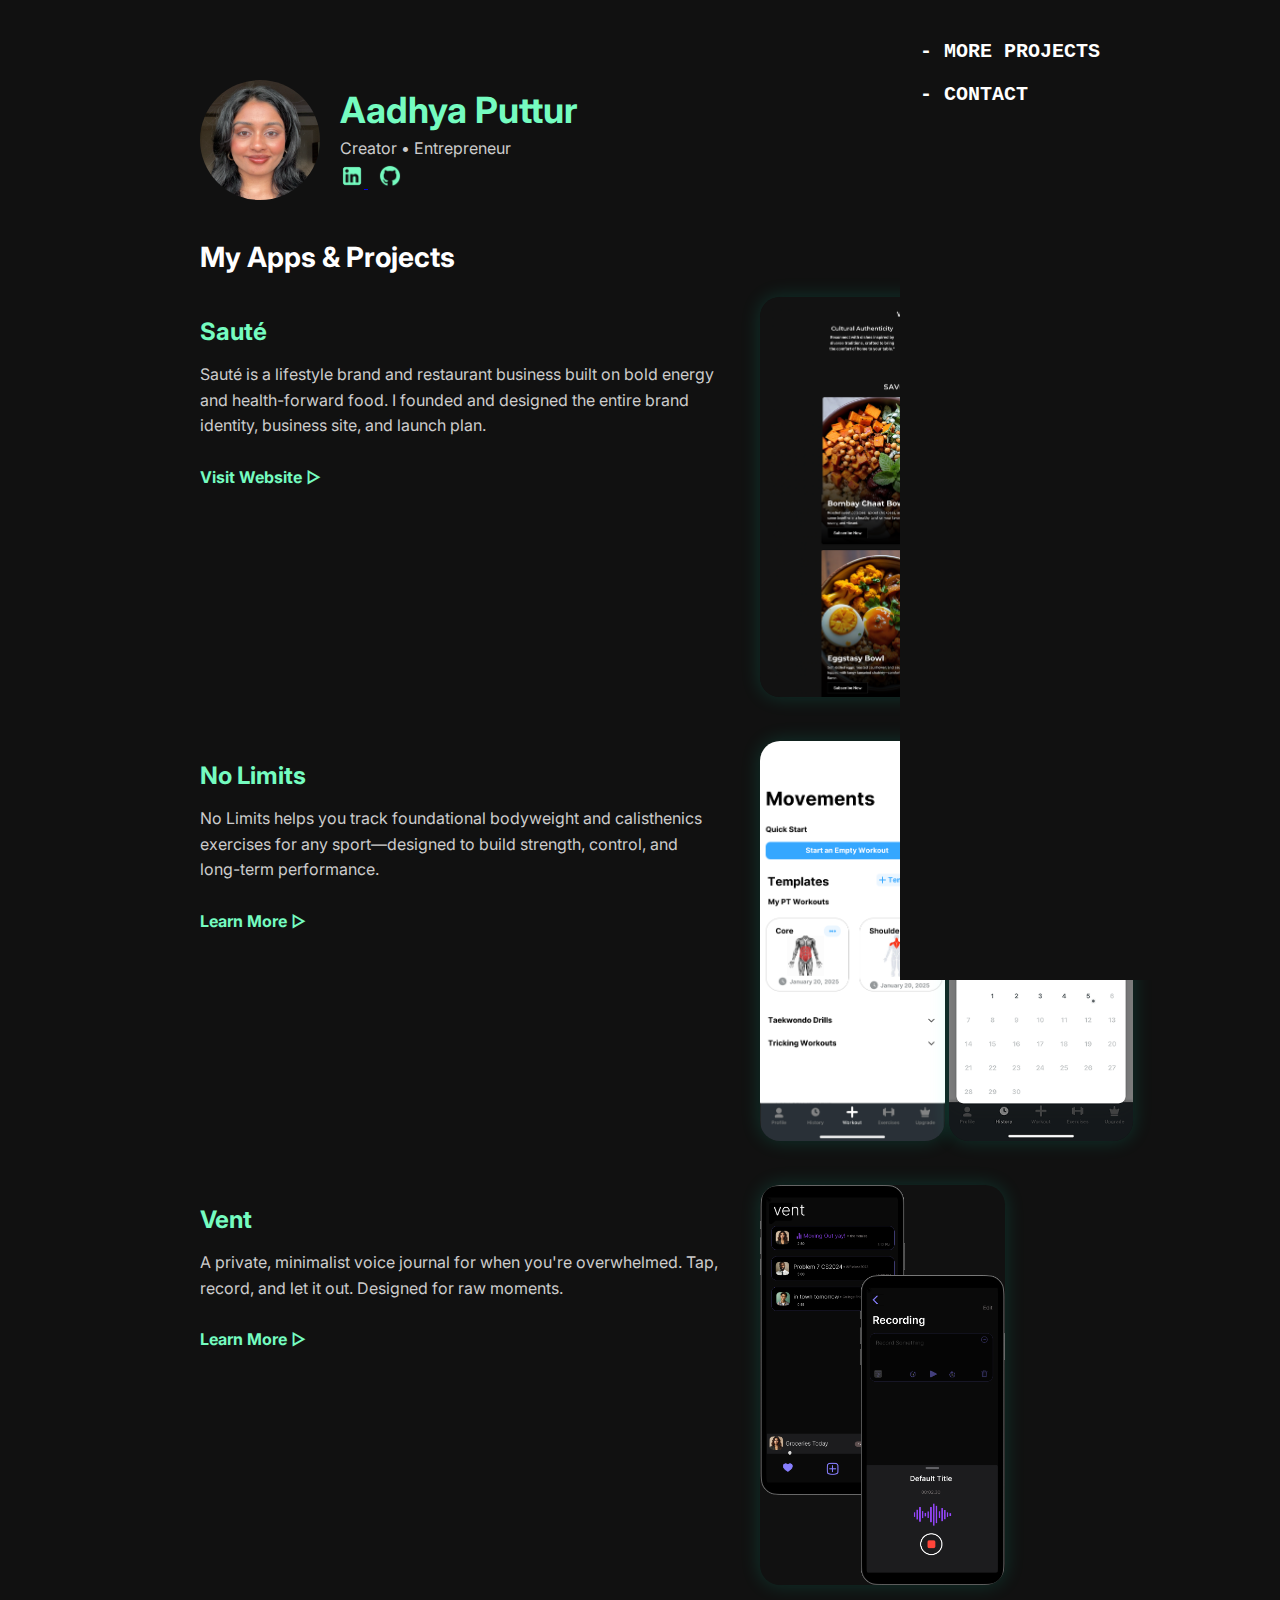
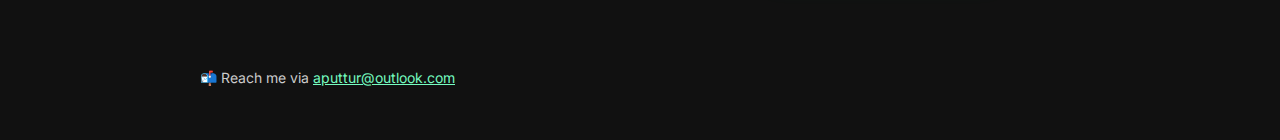
<file: index.html>
<!DOCTYPE html>
<html lang="en">
<head>
  <meta charset="UTF-8" />
  <meta name="viewport" content="width=device-width, initial-scale=1.0"/>
  <title>Aadhya Puttur | Creator & Founder</title>
  <link href="https://fonts.googleapis.com/css2?family=Inter:wght@400;700&display=swap" rel="stylesheet"/>
  <style>
    body {
      margin: 0;
      font-family: 'Inter', sans-serif;
      background-color: #111;
      color: #fff;
      display: flex;
      flex-direction: column;
    }

    .main {
  padding: 80px 40px 40px;
}


  .sidebar {
  position: fixed;
  top: 0;
  right: 0; /* ✅ Move it to the right */
  width: 340px;
  height: 100vh;
  background-color: #111;
  padding: 40px 20px;
  display: flex;
  flex-direction: column;
  align-items: flex-start; /* aligns links to the right side */
  gap: 20px;
  font-size: 20px;
  font-family: 'Source Code Pro', monospace;

}


.sidebar a {
  color: #fff;
  text-decoration: none;
  text-transform: uppercase;
  font-weight: bold;
}

.sidebar a:hover {
  color: #75FCC0;
}


    .content {
      margin-left: 160px;
    }

    .header {
      display: flex;
      align-items: center;
      gap: 20px;
      margin-bottom: 40px;
    }

    .header img {
      width: 120px;
      height: 120px;
      border-radius: 100px;
      object-fit: cover;
    }

    .title h1 {
      font-size: 36px;
      margin: 0;
      color: #75FCC0;
    }

    .title p {
      margin: 6px 0;
      font-size: 16px;
      color: #ccc;
    }

    .icons a {
      margin-right: 10px;
    }

    .icons img {
      width: 24px;
      height: 24px;
    }

    .app-section {
      margin-bottom: 60px;
    }

    .app-block {
      display: flex;
      flex-wrap: wrap;
      gap: 40px;
      margin-bottom: 40px;
    }

    .app-info {
      max-width: 520px;
    }

    .app-info h2 {
      font-size: 24px;
      color: #75FCC0;
      margin-bottom: 10px;
    }

    .app-info p {
      font-size: 16px;
      color: #ccc;
      line-height: 1.6;
    }

    .app-image img {
      height: 400px;
      border-radius: 20px;
      box-shadow: 0 0 20px rgba(0, 255, 200, 0.15);
    }

    .learn-more {
      color: #75FCC0;
      text-decoration: none;
      font-weight: bold;
      display: inline-block;
      margin-top: 12px;
    }

    .learn-more:hover {
      text-decoration: underline;
    }

    @media (max-width: 768px) {
      .sidebar {
        display: none;
      }

      .content {
        margin-left: 0;
        padding: 20px;
      }

      .app-block {
        flex-direction: column;
        align-items: center;
      }

      .app-image img {
        width: 100%;
        height: auto;
      }
    }
  </style>
</head>
<body>
  <div class="sidebar">
    <a href="../pages/tech.html">- more projects</a>
    <a href="./contact.html">- Contact</a>
  </div>

  <div class="content">
    <div class="main">
      <div class="header">
        <img src="images/propix.jpg" alt="Aadhya Profile Picture" />
        <div class="title">
          <h1>Aadhya Puttur</h1>
          <p>Creator • Entrepreneur</p>
          <div class="icons">
            <a href="https://linkedin.com/in/aadhyaputtur/" target="_blank">
              <img src="images/linkedinblue.png" alt="LinkedIn" />
            </a>
            <a href="https://github.com/aadhyap" target="_blank">
              <img src="images/githubblue.png" alt="GitHub" />
            </a>
          </div>
        </div>
      </div>

      <h2 id="apps" style="color: #fff; font-size: 28px;">My Apps & Projects</h2>

      <div class="app-section">
        <div class="app-block">
          <div class="app-info">
            <h2>Sauté</h2>
            <p>Sauté is a lifestyle brand and restaurant business built on bold energy and health-forward food. I founded and designed the entire brand identity, business site, and launch plan.</p>
            <a class="learn-more" href="https://mysaute.com" target="_blank">Visit Website ▷</a>
          </div>
          <div class="app-image">
            <img src="images/mysaute.png" alt="Sauté App" />

          </div>
        </div>

        <div class="app-block">
          <div class="app-info">
            <h2>No Limits</h2>
            <p>No Limits helps you track foundational bodyweight and calisthenics exercises for any sport—designed to build strength, control, and long-term performance.</p>
            <a class="learn-more" href="pages/nolimits.html">Learn More ▷</a>
          </div>
          <div class="app-image">
            <img src="images/appdi.png" alt="No Limits App" />
            <img src="images/cal.png" alt="Calendar Preview" />
          </div>
        </div>

        <div class="app-block">
          <div class="app-info">
            <h2>Vent</h2>
            <p>A private, minimalist voice journal for when you're overwhelmed. Tap, record, and let it out. Designed for raw moments.</p>
            <a class="learn-more" href="pages/vent.html">Learn More ▷</a>
          </div>
          <div class="app-image">
            <img src="images/iphones.png" alt="Vent App" />
          </div>
        </div>
      </div>

      <div id="contact">
        <p style="color: #ccc; font-size: 14px; margin-top: 80px;">📬 Reach me via <a href="mailto:aputtur@outlook.com" style="color:#75FCC0;">aputtur@outlook.com</a></p>
      </div>
    </div>
  </div>
</body>
</html>
</file>
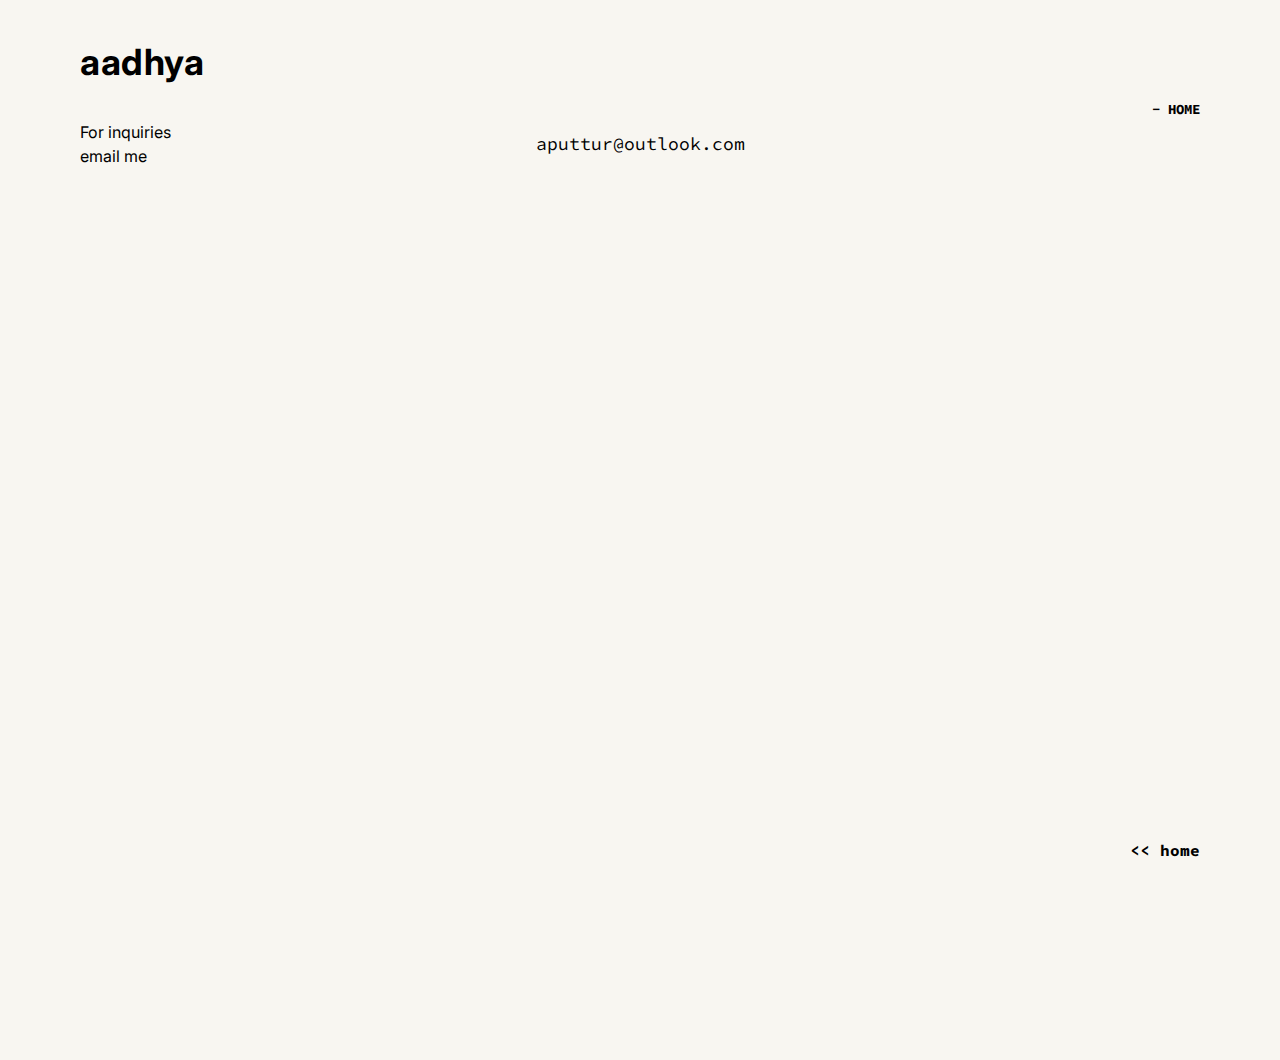
<file: contact.html>
<!DOCTYPE html>
<html lang="en">
<head>
  <meta charset="UTF-8">
  <meta name="viewport" content="width=device-width, initial-scale=1.0">
  <title>Contact | Aadhya</title>
  <link href="https://fonts.googleapis.com/css2?family=Inter:wght@400;700&family=Source+Code+Pro&display=swap" rel="stylesheet">
  <style>
    body {
      margin: 0;
      padding: 80px;
      margin-top: -40px;
      background-color: #f8f6f1;
      color: #000;
      font-family: 'Inter', sans-serif;
      display: flex;
      flex-direction: column;
      justify-content: space-between;
      min-height: 100vh;
    }

    h1 {
      font-size: 28px;
      font-weight: 700;
      margin: 0;
    }

    .logo {
      font-size: 36px;
      font-weight: bold;
      letter-spacing: 0.5px;
    }

    .left-text {
      position: absolute;
      top: 120px;
      left: 80px;
      max-width: 200px;
      font-size: 16px;
      line-height: 1.5;
    }

    .center-text {
      font-family: 'Source Code Pro', monospace;
      position: absolute;
      top: 120px;
      left: 50%;
      transform: translateX(-50%);
      font-size: 18px;
    }

    .center-text p {
      margin: 12px 0;
    }

    .nav-links {
      position: absolute;
      top: 100px;
      right: 80px;
      display: flex;
      flex-direction: column;
      gap: 14px;
      font-family: 'Source Code Pro', monospace;
      font-size: 14px;
      text-transform: uppercase;
      font-weight: bold;
    }

    .nav-links a {
      text-decoration: none;
      color: #000;
    }

    .home-link {
      position: absolute;
      bottom: 40px;
      right: 80px;
      font-weight: bold;
      font-family: 'Source Code Pro', monospace;
    }

    @media (max-width: 768px) {
      body {
        padding: 40px 20px;
      }

      .left-text,
      .center-text,
      .nav-links,
      .home-link {
        position: static;
        transform: none;
        text-align: center;
        margin-bottom: 20px;
      }

      .left-text {
        max-width: 100%;
      }

      .center-text {
        margin-top: 20px;
      }

      .nav-links {
        flex-direction: row;
        justify-content: center;
        gap: 20px;
        margin-top: 20px;
      }

      .home-link {
        text-align: center;
        margin-top: 40px;
      }
    }
  </style>
</head>
<body>
  <div class="logo">aadhya</div>

  <div class="left-text">
    For inquiries<br>email me 
  </div>

  <div class="center-text">
    <p>aputtur@outlook.com</p>
  </div>

  <div class="nav-links">
        <a href="index.html">- Home</a>
  </div>

  <div class="home-link">
    &lt;&lt; home
  </div>
</body>
</html>
</file>
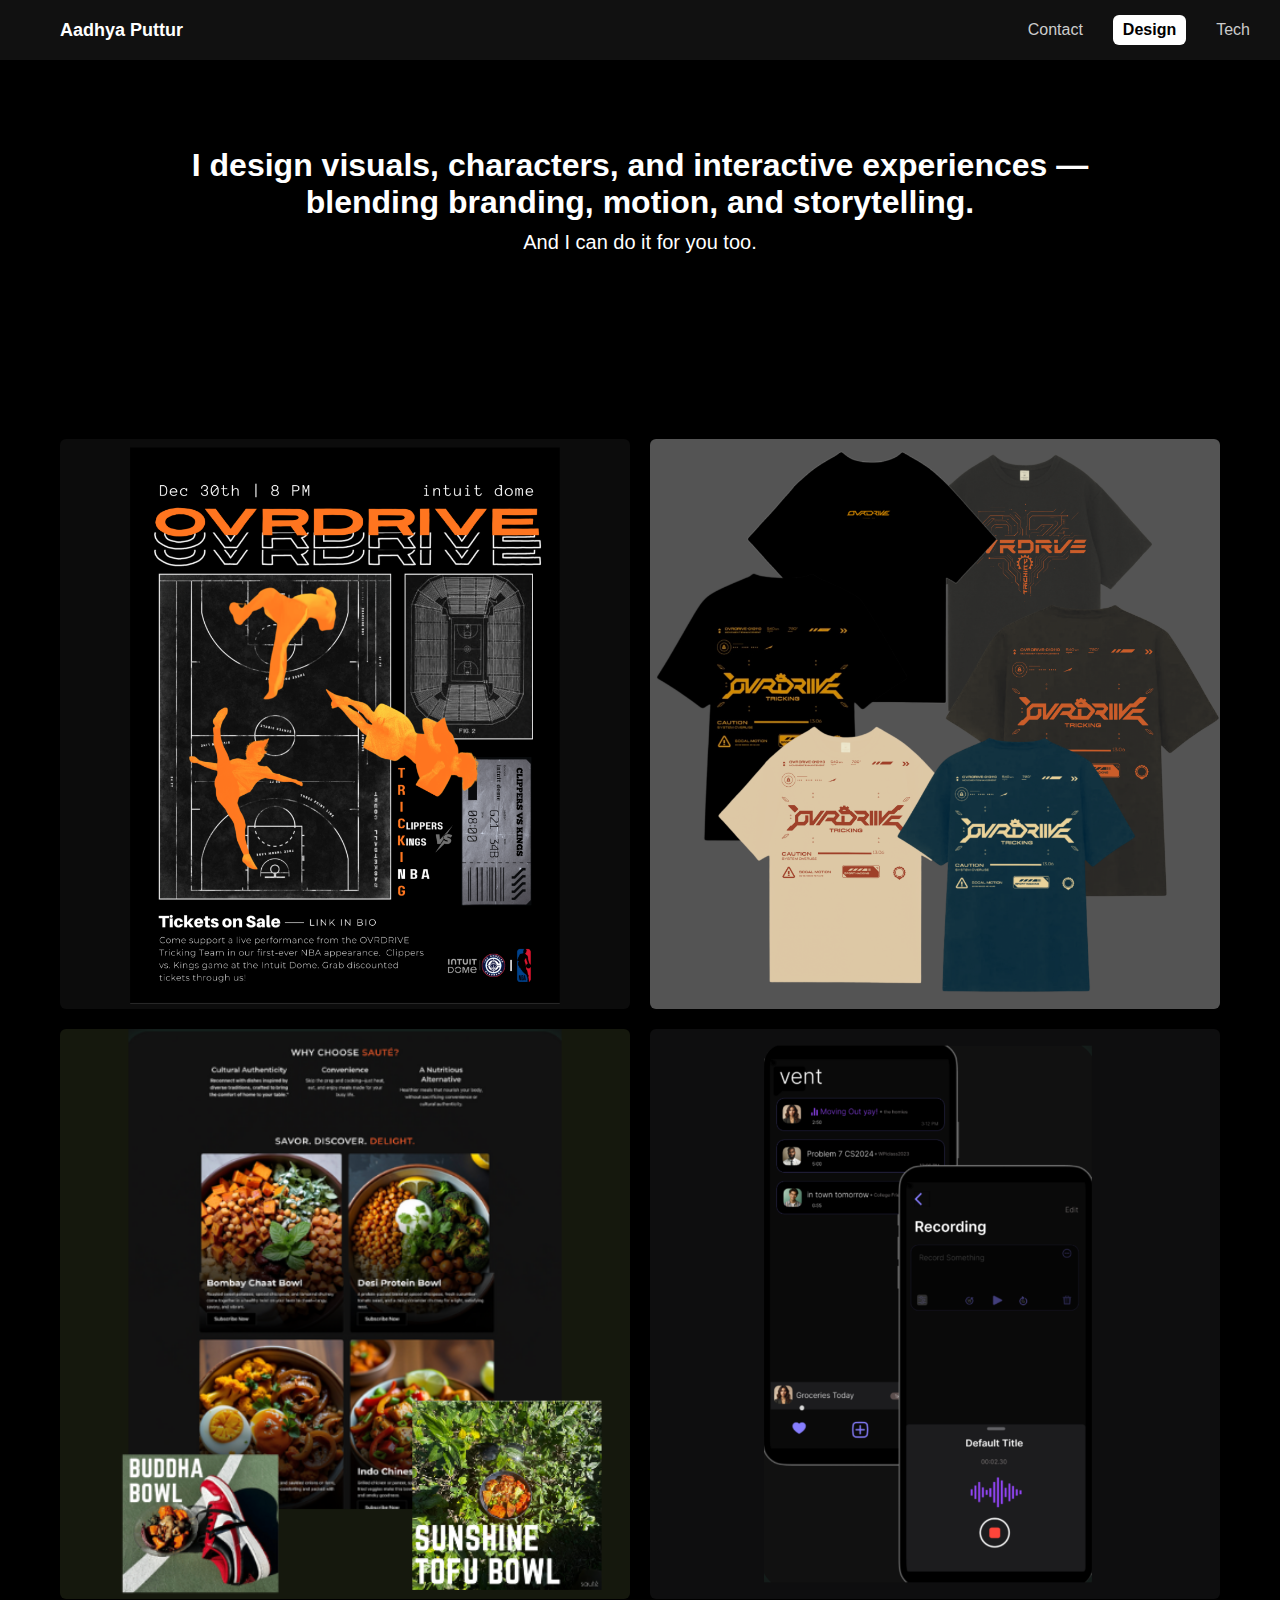
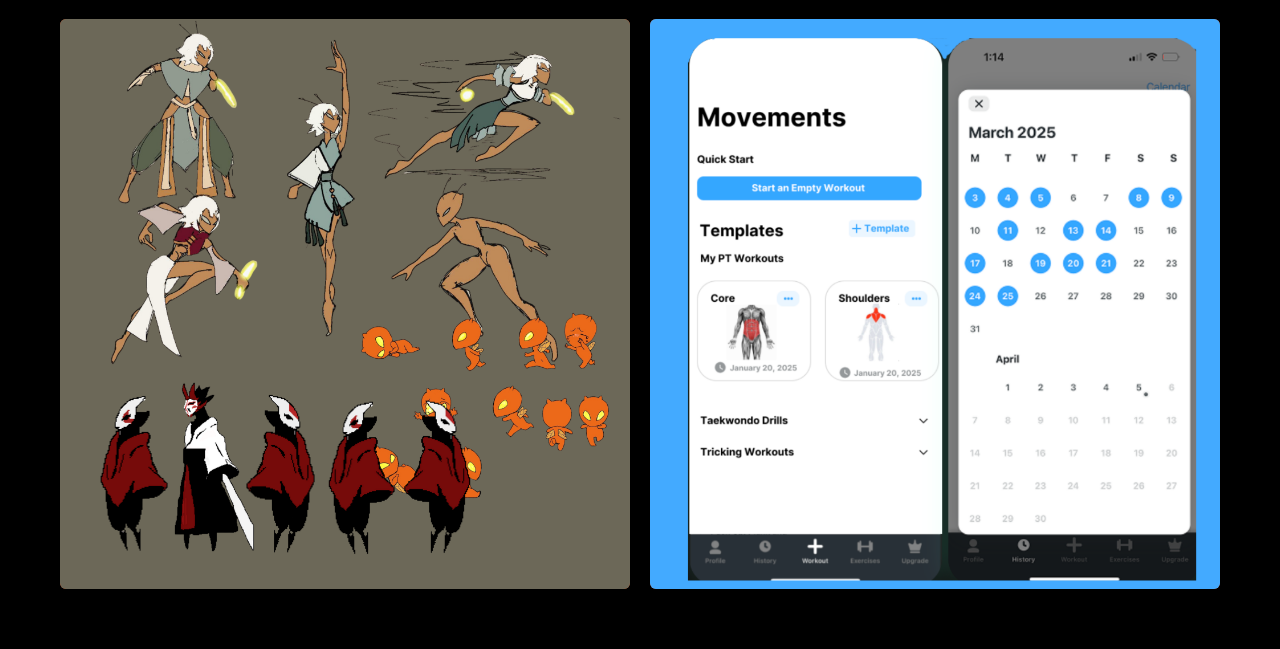
<file: design.html>
<!DOCTYPE html>
<html lang="en">
<head>
  <meta charset="UTF-8" />
  <meta name="viewport" content="width=device-width, initial-scale=1.0" />
  <title>Aadhya Puttur Design</title>

  <style>
    /* ---------------- GLOBAL ---------------- */
    body {
      margin: 0;
      background: #000;
      font-family: Arial, sans-serif;
    }

    /* ---------------- NAVIGATION ---------------- */
    .navbar {
      width: 100%;
      background: #111;
      padding: 15px 20px;
      display: flex;
      justify-content: center;
    }

    .nav-content {
      width: 100%;
      max-width: 1200px;
      display: flex;
      justify-content: space-between;
      align-items: center;
      padding: 0 20px;
    }

    .navbar a {
      color: #ccc;
      text-decoration: none;
      font-size: 16px;
      padding: 6px 10px;
      border-radius: 6px;
      transition: 0.2s;
      white-space: nowrap;
    }

    .navbar a:hover {
      background: #333;
      color: #fff;
    }

    .navbar a.active {
      background: #fff;
      color: #000;
      font-weight: bold;
    }

    @media (max-width: 600px) {
      .nav-content {
        flex-direction: column;
        gap: 10px;
      }
    }

    /* ---------------- PROJECT GRID ---------------- */
    .projects-grid {
      display: grid;
      grid-template-columns: repeat(2, 1fr);
      gap: 20px;
      padding: 20px;
      max-width: 1200px;
      margin: 40px auto;
      width: 100%;
      box-sizing: border-box;
    }

    /* ---------------- PROJECT CARD ---------------- */
    .project {
      position: relative;
      width: 100%;
      aspect-ratio: 1 / 1;
      background: #cc4e1d;
      cursor: pointer;
      overflow: hidden;
      border-radius: 6px;
    }

    .project img {
      width: 100%;
      height: 100%;
      object-fit: cover;
      transition: 0.3s;
    }

    /* ---------------- OVERLAY ---------------- */
    .project .overlay {
      position: absolute;
      top: -60px;
      left: 0;
      width: 90%;
      height: 100%;
      color: #fff;
      display: flex;
      justify-content: center;   /* centers vertically */
      align-items: center;        /* centers horizontally */
      opacity: 0;
      transition: opacity 0.3s;
      padding: 40px;

    }

  .overlay-content {
    text-align: left;           /* text left aligned */
    width: fit-content;         /* keeps block tight */
  }


    .project-title {
      font-size: 32px;

    }
    .project-desc {
      font-size: 16px;

    }
    /* Hover behavior */
    .project:hover img {
      opacity: 0;
    }
    .project:hover .overlay {
      opacity: 1;
    }
    .project-link {
      text-decoration: none; /* remove underline */
      color: inherit;        /* inherit color */
      display: block;        /* make link behave like block */
    }

  </style>
</head>

<body>

  <!-- NAV -->
  <div class="navbar">
    <div class="nav-content">
      <div style="color:#fff; font-size:18px; font-weight:bold;">Aadhya Puttur</div>

      <div style="display:flex; gap:20px;">
        <a href="./contact.html">Contact</a>
        <a href="./design.html" class="active">Design</a>
        <a href="./pages/tech.html">Tech</a>
        
      </div>
    </div>
  </div>

  <!-- Intro -->
  <section style="padding: 60px 20px; text-align:center; max-width:900px; margin:auto;">
    <h2 style="font-size:32px; color:#fff; font-weight:700; margin-bottom:10px;">
      I design visuals, characters, and interactive experiences — blending branding, motion, and storytelling.
    </h2>
    <p style="font-size:20px; color:#fff; margin-top:0;">And I can do it for you too.</p>
    <div style="font-size:40px; margin-top:20px;">&#8595;</div>
  </section>

  <!-- PROJECTS GRID -->
<section class="projects-grid">

  <!-- Project 1 -->
  <a href="./pages/design/projects/ovrdrive.html" class="project-link">
    <div class="project">
      <img src="./pages/design/pics/overdrive.png" alt="">
      <div class="overlay">
        <div class="overlay-content">
          <h3 class="project-title">Overdrive</h3>
          <p class="project-desc">Multi-media brand designer for the Southern California Tricking Demo Team OVRDRIVE. Created brand name, logo, and posters for live performances including NBA halftime and OC events.</p>
        </div>
      </div>
    </div>
  </a>

  <!-- Project 2 -->
  <a href="./pages/design/projects/apparel.html" class="project-link">
    <div class="project">
      <img src="./pages/design/pics/shirt.png" alt="">
      <div class="overlay">
        <div class="overlay-content">
          <h3 class="project-title">Shirt Design</h3>
          <p class="project-desc">Apparel and merch designer for the Southern California Tricking Demo Team OVRDRIVE.</p>
        </div>
      </div>
    </div>
  </a>

  <!-- Project 3 -->
  <a href="https://mysaute.com/" class="project-link">
    <div class="project">
      <img src="./pages/design/pics/saute.png" alt="">
      <div class="overlay">
        <div class="overlay-content">
          <h3 class="project-title">Sauté</h3>
          <p class="project-desc">Product and website designer for a lifestyle brand and restaurant built on bold energy and health-forward food.</p>
        </div>
      </div>
    </div>
  </a>


  <!-- Project 4 -->
  <a href="./pages/design/projects/voiceapp.html" class="project-link">
    <div class="project">
      <img src="./pages/design/pics/voiceapp.png" alt="">
      <div class="overlay">
        <div class="overlay-content">
          <h3 class="project-title">Voice App</h3>
          <p class="project-desc">A private, minimalist voice journal app designed for raw moments when you’re overwhelmed. Tap, record, and let it out.</p>
        </div>
      </div>
    </div>
  </a>

  <!-- Project 5 -->
  <a href="./pages/design/projects/character.html" class="project-link">
    <div class="project">
      <img src="./pages/design/pics/character.png" alt="">
      <div class="overlay">
        <div class="overlay-content">
          <h3 class="project-title">Character Design</h3>
          <p class="project-desc">Storyboarded and created characters for various games and original characters using Procreate. Illustration + animation style.</p>
        </div>
      </div>
    </div>
  </a>

  <a href="./projects/nolimits.html" class="project-link">
    <div class="project">
      <img src="./pages/design/pics/moveapp.png" alt="">
      <div class="overlay">
        <div class="overlay-content">
          <h3 class="project-title">Move App</h3>
          <p class="project-desc">Designed a fitness and activity tracker app, No Limits, for tracking bodyweight and calisthenics exercises to build strength and long-term performance.</p>
        </div>
      </div>
    </div>
  </a>

</section>



</body>
</html>
</file>
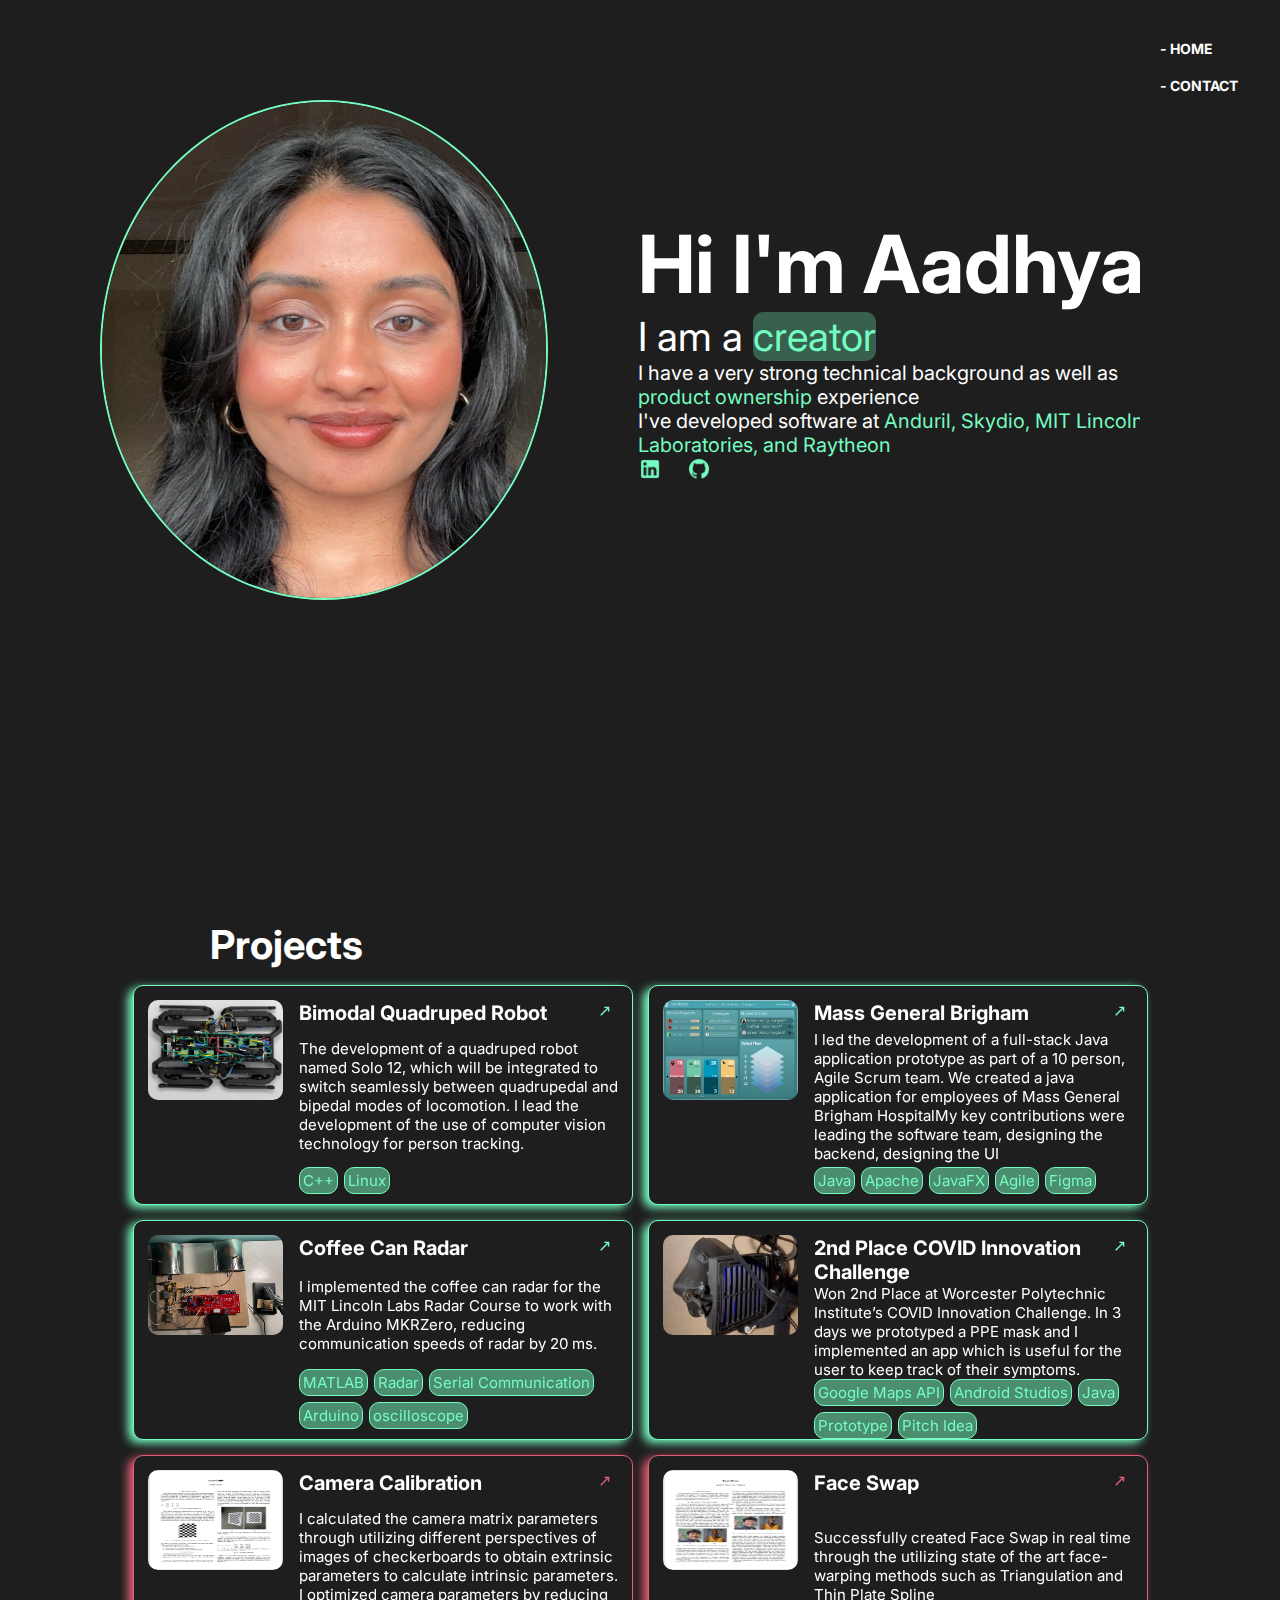
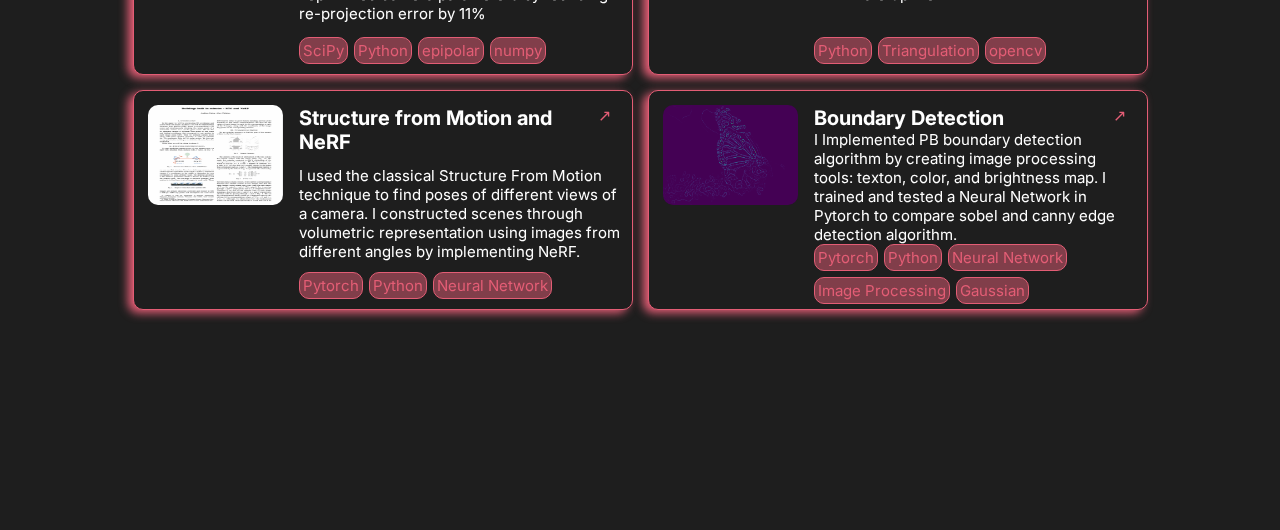
<file: pages/tech.html>
<!DOCTYPE html>
<html lang="en">
<head>
  <meta charset="UTF-8">
  <meta http-equiv="X-UA-Compatible" content="IE=edge">
  <meta name="viewport" content="width=device-width, initial-scale=1.0">
  <title>Aadhya Puttur</title>
  <link href='https://fonts.googleapis.com/css?family=Inter' rel='stylesheet'>
  <link rel="stylesheet" href="/css/style.css" />
  <link rel="shortcut icon" href = "favicon.ico" type="image/x-icon"/>

  <style>
    body {
      margin: 0;
      font-family: 'Inter', sans-serif;
      background-color: #111;
      color: #fff;
      display: flex;
      flex-direction: column;
    }

    .main {
  padding: 80px 40px 40px;
}


  .sidebar {
  position: fixed;
  top: 0;
  right: 0; /* ✅ Move it to the right */
  width: 140px;
  height: 100vh;
  padding: 40px 20px;
  display: flex;
  flex-direction: column;
  align-items: flex-start; /* aligns links to the right side */
  gap: 20px;
  font-size: 14px;
  font-family: 'Source Code Pro', monospace;

}


.sidebar a {
  color: #fff;
  text-decoration: none;
  text-transform: uppercase;
  font-weight: bold;
}

.sidebar a:hover {
  color: #75FCC0;
}


    .content {
      margin-left: 160px;
    }

    .header {
      display: flex;
      align-items: center;
      gap: 20px;
      margin-bottom: 40px;
    }

    .header img {
      width: 120px;
      height: 120px;
      border-radius: 100px;
      object-fit: cover;
    }

    .title h1 {
      font-size: 36px;
      margin: 0;
      color: #75FCC0;
    }

    .title p {
      margin: 6px 0;
      font-size: 16px;
      color: #ccc;
    }

    .icons a {
      margin-right: 10px;
    }

    .icons img {
      width: 24px;
      height: 24px;
    }

    .app-section {
      margin-bottom: 60px;
    }

    .app-block {
      display: flex;
      flex-wrap: wrap;
      gap: 40px;
      margin-bottom: 40px;
    }

    .app-info {
      max-width: 520px;
    }

    .app-info h2 {
      font-size: 24px;
      color: #75FCC0;
      margin-bottom: 10px;
    }

    .app-info p {
      font-size: 16px;
      color: #ccc;
      line-height: 1.6;
    }

    .app-image img {
      height: 400px;
      border-radius: 20px;
      box-shadow: 0 0 20px rgba(0, 255, 200, 0.15);
    }

    .learn-more {
      color: #75FCC0;
      text-decoration: none;
      font-weight: bold;
      display: inline-block;
      margin-top: 12px;
    }

    .learn-more:hover {
      text-decoration: underline;
    }

    @media (max-width: 768px) {
      .sidebar {
        display: none;
      }

      .content {
        margin-left: 0;
        padding: 20px;
      }

      .app-block {
        flex-direction: column;
        align-items: center;
      }

      .app-image img {
        width: 100%;
        height: auto;
      }
    }
  </style>
  
</head>


<body>

  <script src="/js/javascript.js"></script>


<div class = "container">
    <div class="sidebar">
      <a href="../../index.html">- Home</a>
      <a href="../contact.html">- Contact</a>
    </div>

  <div class="header-container">

    <div class="profile software-border"><img src="../images/propix.jpg" alt="profile picture"> </div>

    <div class="intro">
      <p class="title">Hi I'm Aadhya</p>
      <p class="medium">I am a <a class="software software_button">creator</a></p>
      <p class="small">I have a very strong technical background as well as <span class="software">product ownership  </span> experience</p>
      <p class="small"> I&#39ve developed software at <span class="software">Anduril, Skydio, MIT Lincoln Laboratories, and Raytheon</span></p>

      <div class="icons"><a href="https://linkedin.com/in/aadhyaputtur/"><img src="../images/linkedinblue.png" alt="LinkedIn" class="icon icon-software" ></a>
        <a href="https://github.com/aadhyap"><img src="../images/githubblue.png" alt="git" class="icon icon-software"></a> </div>
    </div>



  </div>






  <div id = "Projects">

    <div class="project-section">
      <h1 class="medium">Projects</h1>
    </div>
    <div class="project-container">
      <a href="https://users.wpi.edu/~mmaghelih/BiQu.html" target="_blank" class="item">  
        <div class="project-display">
          <img src="../images/quadrobot.png" alt="quadruped robot" >
        </div>
        <div class = "project-description">
          <div class="project-title">
            <h1>Bimodal Quadruped Robot</h1>
            <span class="arrow">↗</span>
          </div>
          <p>The development of a quadruped robot named Solo 12, which will be integrated to switch seamlessly between quadrupedal and bipedal modes of locomotion. I lead the development of the use of computer vision technology for person tracking.</p>
          <div class="tools-used-container">
            <p>C++</p><p>Linux</p>
          </div>
        </div> 
      </a>
      <a href="https://github.com/CS3733-D22-Team-A/AgileAngels" target="_blank" class="item">  
        <div class="project-display">
          <img src="../images/hospital.png" alt="quadruped robot" >
        </div>
        <div class = "project-description">
          <div class="project-title">
            <h1>Mass General Brigham</h1>
            <span class="arrow">↗</span>
          </div>
          <p>I led the development of a full-stack Java application prototype as part of a 10 person, Agile Scrum team. We created a java application for employees of Mass General Brigham HospitalMy key contributions were leading the software team, designing the backend, designing the UI </p>
          <div class="tools-used-container">
            <p>Java</p><p>Apache</p><p>JavaFX</p><p>Agile</p><p>Figma</p>
          </div>
        </div> 
      </a>
      <a href="https://prolearn.mit.edu/build-small-radar-system" target="_blank" class="item">  
        <div class="project-display">
          <img src="../images/radar.png" alt="quadruped robot" >
        </div>
        <div class = "project-description">
          <div class="project-title">
            <h1>Coffee Can Radar</h1>
            <span class="arrow">↗</span>
          </div>
          <p>I implemented the coffee can radar for the MIT Lincoln Labs Radar Course to work with the Arduino MKRZero, reducing communication speeds of radar by 20 ms.</p>
          <div class="tools-used-container">
            <p>MATLAB</p><p>Radar</p><p>Serial Communication</p><p>Arduino</p><p>oscilloscope</p>
          </div>
        </div> 
      </a>
      <a href="https://www.youtube.com/watch?v=yBG85EsSapw" target="_blank" class="item">  
        <div class="project-display">
          <img src="../images/mask.png" alt="quadruped robot" >
        </div>
        <div class = "project-description">
          <div class="project-title">
            <h1>2nd Place COVID Innovation Challenge</h1>
            <span class="arrow">↗</span>
          </div>
          <p>Won 2nd Place at Worcester Polytechnic Institute’s COVID Innovation Challenge. In 3 days we prototyped a PPE mask and I implemented an app which is useful for the user to keep track of their symptoms.
          </p>
          <div class="tools-used-container">
            <p>Google Maps API</p><p>Android Studios</p><p>Java</p><p>Prototype</p><p>Pitch Idea</p>
          </div>
        </div> 
      </a>
       <a href="https://github.com/aadhyap/AutoCalib/blob/main/AutoCalib.pdf" target="_blank" class="item vision-color">  
        <div class="project-display">
          <img src="../images/autocalib.png" alt="auto calibration" >
        </div>
        <div class = "project-description">
          <div class="project-title">
            <h1>Camera Calibration</h1>
            <span class="arrow vision-color">↗</span>
          </div>
          <p>I calculated the camera matrix parameters through utilizing different perspectives of images of checkerboards to obtain extrinsic parameters to calculate intrinsic parameters. I optimized camera parameters by reducing re-projection error by 11%</p>
          <div class="tools-used-container vision-color">
            <p>SciPy</p><p>Python</p><p>epipolar</p><p>numpy</p>
          </div>
        </div> 
      </a>
      <a href="https://github.com/aadhyap/FaceSwap/blob/main/report.pdf"  target="_blank" class="item vision-color">  
        <div class="project-display">
          <img src="../images/faceswap.png" alt="Face Swap Paper" >
        </div>
        <div class = "project-description">
          <div class="project-title">
            <h1>Face Swap</h1>
            <span class="arrow vision-color">↗</span>
          </div>
          <p>Successfully created Face Swap in real time through the utilizing state of the art face-warping methods such as Triangulation and Thin Plate Spline</p>
          <div class="tools-used-container vision-color">
            <p>Python</p><p>Triangulation</p><p>opencv</p>
          </div>
        </div> 
      </a>
      <a href="https://github.com/aadhyap/SfM"  target="_blank" class="item vision-color">  
        <div class="project-display">
          <img src="../images/sfm.png" alt="structure from motion" >
        </div>
        <div class = "project-description">
          <div class="project-title">
            <h1>Structure from Motion and NeRF</h1>
            <span class="arrow vision-color">↗</span>
          </div>
          <p>I used the classical Structure From Motion technique to find poses of different views of a camera. I constructed scenes through volumetric representation using images from different angles by implementing NeRF.</p>
          <div class="tools-used-container vision-color">
            <p>Pytorch</p><p>Python</p><p>Neural Network</p>
          </div>
        </div> 
      </a>
      <a href="https://github.com/aadhyap/Image_Filters"  target="_blank" class="item vision-color">  
        <div class="project-display">
          <img src="../images/butterfly.png" alt="detecting intensity changes in butterfly" >
        </div>
        <div class = "project-description">
          <div class="project-title">
            <h1>Boundary Detection</h1>
            <span class="arrow vision-color">↗</span>
          </div>
          <p> I Implemented PB boundary detection algorithm by creating image processing tools: texton, color, and brightness map. I trained and tested a Neural Network in Pytorch to compare sobel and canny edge detection algorithm.
          </p>
          <div class="tools-used-container vision-color">
            <p>Pytorch</p><p>Python</p><p>Neural Network</p><p>Image Processing</p><p>Gaussian</p>
          </div>
        </div> 
      </a>


</div>
</body>
</html>
</file>
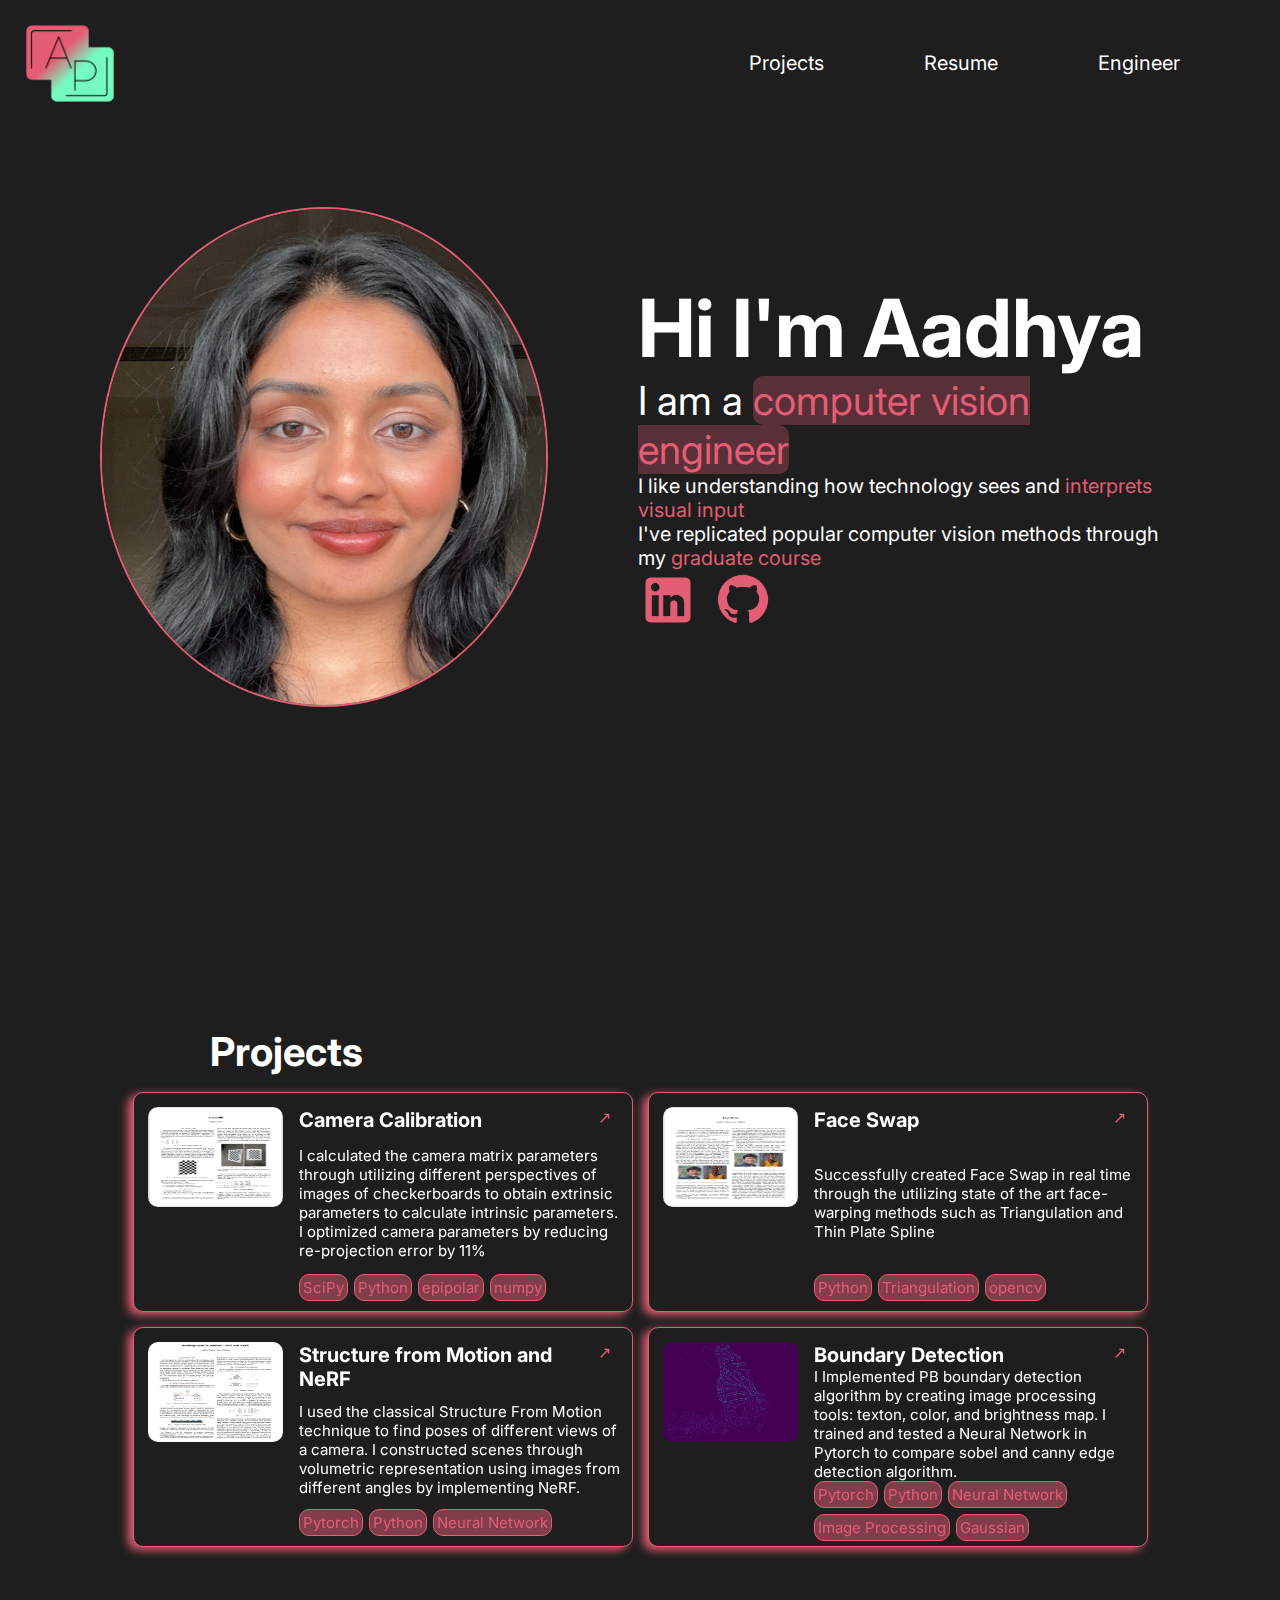
<file: pages/vision.html>
<!DOCTYPE html>
<html lang="en">
<head>
  <meta charset="UTF-8">
  <meta http-equiv="X-UA-Compatible" content="IE=edge">
  <meta name="viewport" content="width=device-width, initial-scale=1.0">
  <title>Aadhya Puttur</title>
  <link href='https://fonts.googleapis.com/css?family=Inter' rel='stylesheet'>
  <link rel="stylesheet" href="../css/style.css" />
  <link rel="shortcut icon" href = "../favicon.ico" type="image/x-icon"/>
</head>


<body>


<div class = "container">
  <nav class='menu-container'>
      <img src="../images/logo.png" alt="logo" class = "logo" >
      <div class="menu-links small">
        <a class="button vision-color" href="#Projects">Projects</a>
        <a class="button vision-color" href="./images/aadhyaresume.pdf">Resume</a>
        <a class="button vision-color" href="../index.html">Engineer</a>
    </div>
  </nav>

  <div class="header-container">

    <div class="profile vision-border"><img src="../images/propix.jpg" alt="profile picture"> </div>

    <div class="intro">
      <p class="title">Hi I'm Aadhya</p>
      <p class="medium">I am a <a href="../index.html" class="vision vision_button">computer vision engineer</a></p>
      <p class="small">I like understanding how technology sees and <span class="vision">interprets visual input</span></p>
      <p class="small"> I&#39ve replicated popular computer vision methods through my<span class="vision"> graduate course</span></p>

      <div class="icons"><a href="https://linkedin.com/in/aadhyaputtur/"><img src="../images/linkedinpink.png" alt="LinkedIn" class="icon icon-vision" ></a>
        <a href="https://github.com/aadhyap"><img src="../images/githubpink.png" alt="git" class="icon icon-vision"></a> </div>
    </div>



  </div>


  <div id = "Projects">

    <div class="project-section">
      <h1 class="medium">Projects</h1>
    </div>
    <div class="project-container">
      <a href="https://github.com/aadhyap/AutoCalib/blob/main/AutoCalib.pdf" target="_blank" class="item vision-color">  
        <div class="project-display">
          <img src="../images/autocalib.png" alt="auto calibration" >
        </div>
        <div class = "project-description">
          <div class="project-title">
            <h1>Camera Calibration</h1>
            <span class="arrow vision-color">↗</span>
          </div>
          <p>I calculated the camera matrix parameters through utilizing different perspectives of images of checkerboards to obtain extrinsic parameters to calculate intrinsic parameters. I optimized camera parameters by reducing re-projection error by 11%</p>
          <div class="tools-used-container vision-color">
            <p>SciPy</p><p>Python</p><p>epipolar</p><p>numpy</p>
          </div>
        </div> 
      </a>
      <a href="https://github.com/aadhyap/FaceSwap/blob/main/report.pdf"  target="_blank" class="item vision-color">  
        <div class="project-display">
          <img src="../images/faceswap.png" alt="Face Swap Paper" >
        </div>
        <div class = "project-description">
          <div class="project-title">
            <h1>Face Swap</h1>
            <span class="arrow vision-color">↗</span>
          </div>
          <p>Successfully created Face Swap in real time through the utilizing state of the art face-warping methods such as Triangulation and Thin Plate Spline</p>
          <div class="tools-used-container vision-color">
            <p>Python</p><p>Triangulation</p><p>opencv</p>
          </div>
        </div> 
      </a>
      <a href="https://github.com/aadhyap/SfM"  target="_blank" class="item vision-color">  
        <div class="project-display">
          <img src="../images/sfm.png" alt="structure from motion" >
        </div>
        <div class = "project-description">
          <div class="project-title">
            <h1>Structure from Motion and NeRF</h1>
            <span class="arrow vision-color">↗</span>
          </div>
          <p>I used the classical Structure From Motion technique to find poses of different views of a camera. I constructed scenes through volumetric representation using images from different angles by implementing NeRF.</p>
          <div class="tools-used-container vision-color">
            <p>Pytorch</p><p>Python</p><p>Neural Network</p>
          </div>
        </div> 
      </a>
      <a href="https://github.com/aadhyap/Image_Filters"  target="_blank" class="item vision-color">  
        <div class="project-display">
          <img src="../images/butterfly.png" alt="detecting intensity changes in butterfly" >
        </div>
        <div class = "project-description">
          <div class="project-title">
            <h1>Boundary Detection</h1>
            <span class="arrow vision-color">↗</span>
          </div>
          <p> I Implemented PB boundary detection algorithm by creating image processing tools: texton, color, and brightness map. I trained and tested a Neural Network in Pytorch to compare sobel and canny edge detection algorithm.
          </p>
          <div class="tools-used-container vision-color">
            <p>Pytorch</p><p>Python</p><p>Neural Network</p><p>Image Processing</p><p>Gaussian</p>
          </div>
        </div> 
      </a>

    </div>
  </div>
</div>



</body>
</html>
</file>
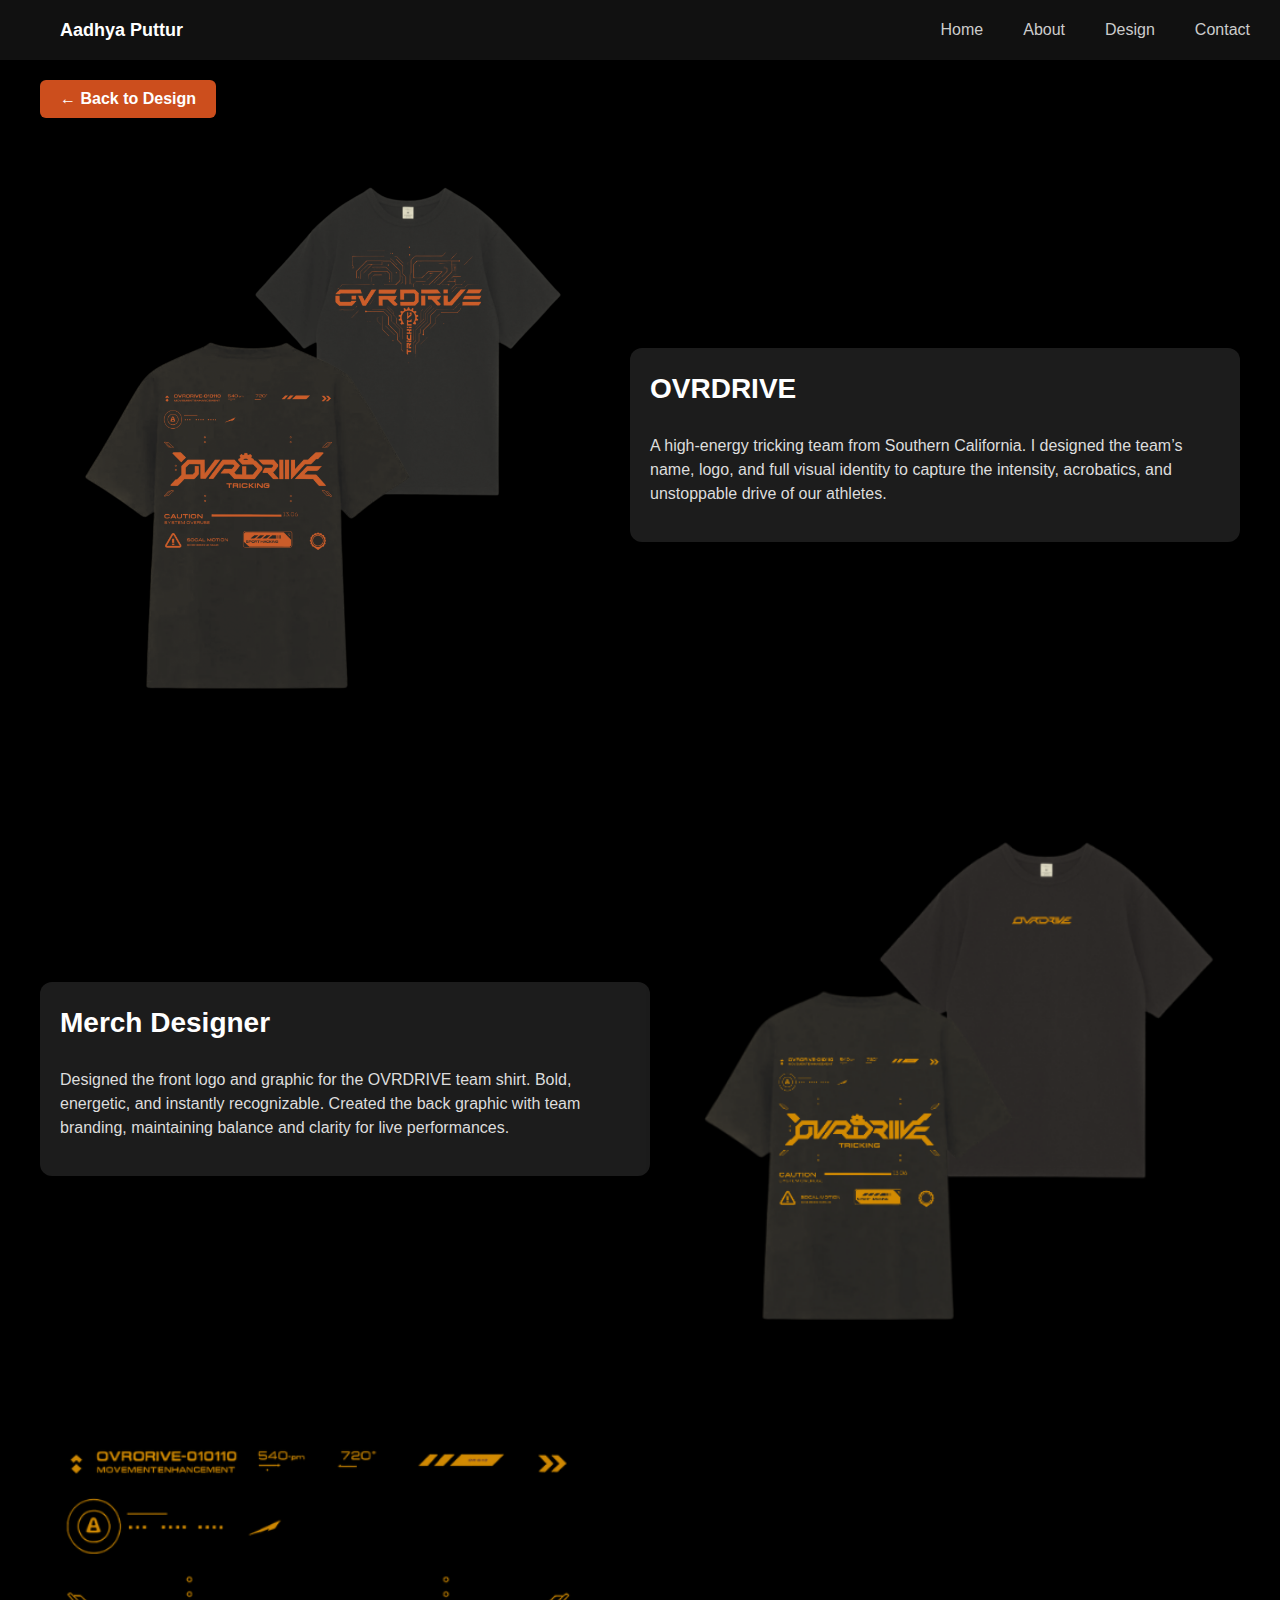
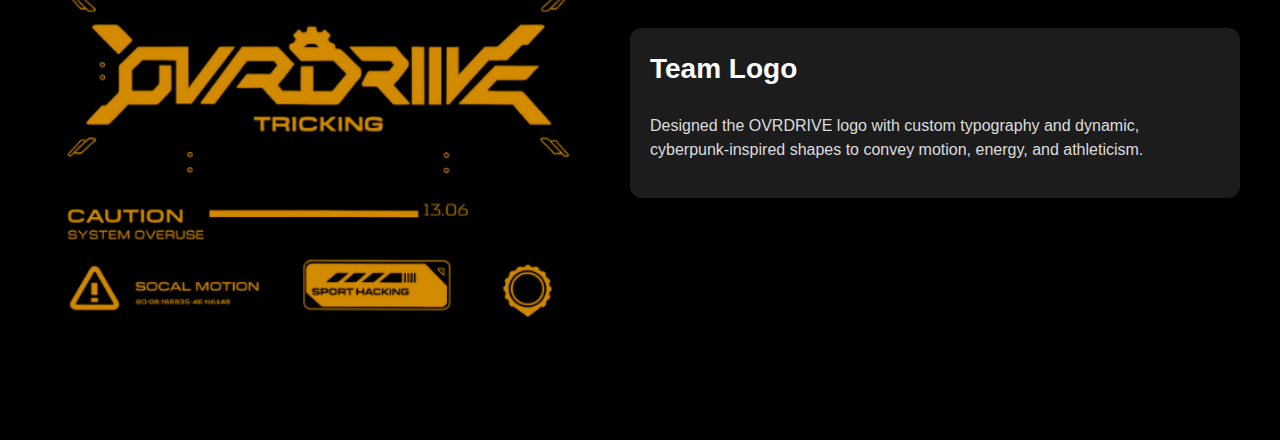
<file: pages/design/projects/apparel.html>
<!DOCTYPE html>
<html lang="en">
<head>
  <meta charset="UTF-8">
  <meta name="viewport" content="width=device-width, initial-scale=1.0">
  <title>OVRDRIVE Apparel & Merch</title>
  <style>
    /* ---------------- GLOBAL ---------------- */
    body {
      margin: 0;
      font-family: Arial, sans-serif;
      background: #000;
      color: #fff;
    }

    a {
      text-decoration: none;
      color: inherit;
    }

    /* ---------------- NAVBAR ---------------- */
    .navbar {
      width: 100%;
      background: #111;
      padding: 15px 20px;
      display: flex;
      justify-content: center;
    }

    .nav-content {
      width: 100%;
      max-width: 1200px;
      display: flex;
      justify-content: space-between;
      align-items: center;
      padding: 0 20px;
    }

    .navbar a {
      color: #ccc;
      padding: 6px 10px;
      border-radius: 6px;
      transition: 0.2s;
      font-size: 16px;
    }

    .navbar a:hover {
      background: #333;
      color: #fff;
    }

    .navbar a.active {
      background: #fff;
      color: #000;
      font-weight: bold;
    }

    /* ---------------- ZIG-ZAG GRID ---------------- */
    .apparel-container {
      max-width: 1200px;
      margin: 40px auto;
      padding: 0 20px;
      display: flex;
      flex-direction: column;
      gap: 60px;
    }

    .apparel-item {
      display: flex;
      flex-wrap: wrap;
      align-items: center;
      gap: 20px;
      opacity: 0;
      transform: translateY(30px);
      transition: all 0.6s ease-out;
    }

    .apparel-item.visible {
      opacity: 1;
      transform: translateY(0);
    }

    .apparel-item:nth-child(even) .image {
      order: 2; /* zig-zag layout */
    }

    .apparel-item .image {
      flex: 1 1 45%;
    }

    .apparel-item .image img {
      width: 100%;
      border-radius: 12px;
      object-fit: cover;
      box-shadow: 0 6px 20px rgba(0,0,0,0.5);
    }

    .apparel-item .description {
      flex: 1 1 45%;
      background: rgba(30,30,30,0.95);
      padding: 20px;
      border-radius: 12px;
      line-height: 1.5;
      box-shadow: 0 4px 12px rgba(0,0,0,0.4);
    }

    .apparel-item .description h2 {
      margin-top: 0;
      font-size: 28px;
      color: #fff;
    }

    .apparel-item .description p {
      color: #ddd;
      font-size: 16px;
    }

    @media (max-width: 768px) {
      .apparel-item {
        flex-direction: column;
      }
      .apparel-item:nth-child(even) .image {
        order: 0;
      }
    }
  </style>
</head>
<body>

  <!-- NAVBAR -->
  <div class="navbar">
    <div class="nav-content">
      <div style="font-size:18px; font-weight:bold;">Aadhya Puttur</div>
      <div style="display:flex; gap:20px;">
        <a href="index.html">Home</a>
        <a href="about.html">About</a>
        <a href="../../../design.html">Design</a>
        <a href="../../../contact.html">Contact</a>
      </div>
    </div>
  </div>

  <!-- BACK BUTTON -->
<div style="max-width: 1200px; margin: 20px auto; padding: 0 20px;">
  <a href="../../../design.html" style="
    display: inline-block;
    background: #cc4e1d;
    color: #fff;
    padding: 10px 20px;
    border-radius: 6px;
    font-weight: bold;
    transition: 0.3s;
  ">← Back to Design</a>
</div>


  <div class="apparel-container">

    <!-- ITEM 1 -->
    <div class="apparel-item">
      <div class="image">
        <img src="../pics/shirt1.png" alt="Shirt Front">
      </div>
      <div class="description">
        <h2>OVRDRIVE</h2>
        <p>A high-energy tricking team from Southern California. I designed the team’s name, logo, and full visual identity to capture the intensity, acrobatics, and unstoppable drive of our athletes.</p>
      </div>
    </div>

    <!-- ITEM 2 -->
    <div class="apparel-item">
      <div class="image">
        <img src="../pics/shirt2.png" alt="Shirt Back">
      </div>
      <div class="description">
        <h2>Merch Designer</h2>
        <p>Designed the front logo and graphic for the OVRDRIVE team shirt. Bold, energetic, and instantly recognizable. Created the back graphic with team branding, maintaining balance and clarity for live performances.</p>
      </div>
    </div>

    <!-- ITEM 3 -->
    <div class="apparel-item">
      <div class="image">
        <img src="../pics/logo.png" alt="Team Logo">
      </div>
      <div class="description">
        <h2>Team Logo</h2>
        <p>Designed the OVRDRIVE logo with custom typography and dynamic, cyberpunk-inspired shapes to convey motion, energy, and athleticism.</p>
      </div>
    </div>

    <!-- ITEM 4 -->
   
  </div>

  <script>
    // Simple scroll animation for fade-in zig-zag
    const items = document.querySelectorAll('.apparel-item');
    const observer = new IntersectionObserver(entries => {
      entries.forEach(entry => {
        if(entry.isIntersecting){
          entry.target.classList.add('visible');
        }
      });
    }, { threshold: 0.3 });

    items.forEach(item => observer.observe(item));
  </script>

</body>
</html>
</file>
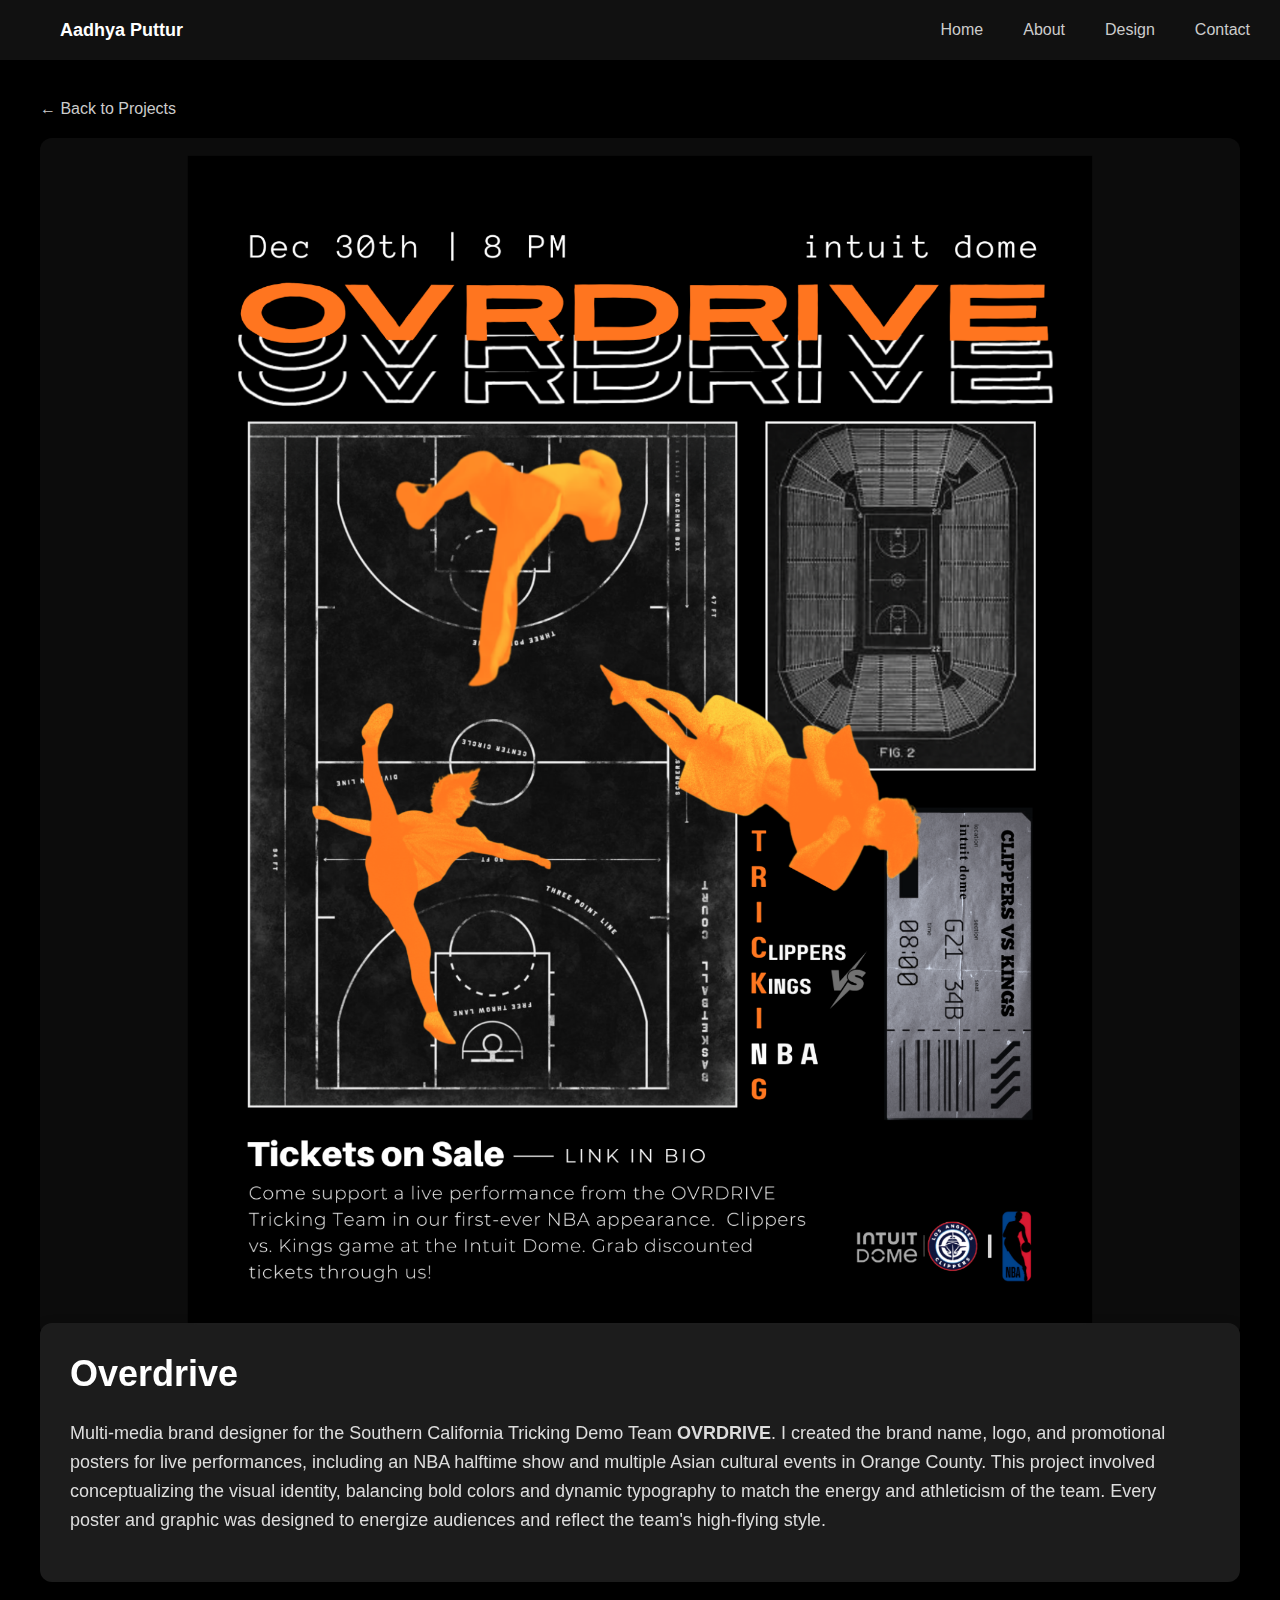
<file: pages/design/projects/ovrdrive.html>
<!DOCTYPE html>
<html lang="en">
<head>
  <meta charset="UTF-8">
  <meta name="viewport" content="width=device-width, initial-scale=1.0">
  <title>Overdrive - Project</title>
  <style>
    /* ---------------- GLOBAL ---------------- */
    body {
      margin: 0;
      background: #000;
      font-family: Arial, sans-serif;
      color: #fff;
    }

    a {
      text-decoration: none;
      color: inherit;
    }

    /* ---------------- NAVIGATION ---------------- */
    .navbar {
      width: 100%;
      background: #111;
      padding: 15px 20px;
      display: flex;
      justify-content: center;
    }

    .nav-content {
      width: 100%;
      max-width: 1200px;
      display: flex;
      justify-content: space-between;
      align-items: center;
      padding: 0 20px;
    }

    .navbar a {
      color: #ccc;
      padding: 6px 10px;
      border-radius: 6px;
      transition: 0.2s;
      font-size: 16px;
    }

    .navbar a:hover {
      background: #333;
      color: #fff;
    }

    .navbar a.active {
      background: #fff;
      color: #000;
      font-weight: bold;
    }

    @media (max-width: 600px) {
      .nav-content {
        flex-direction: column;
        gap: 10px;
      }
    }

    /* ---------------- PROJECT CONTENT ---------------- */
    .project-container {
      max-width: 1200px;
      margin: 40px auto;
      padding: 0 20px;
    }

    .project-poster {
      width: 100%;
      border-radius: 12px;
      overflow: hidden;
      box-shadow: 0 6px 20px rgba(0,0,0,0.5);
    }

    .project-poster img {
      width: 100%;
      display: block;
      object-fit: cover;
    }

    .project-description {
      background: rgba(30, 30, 30, 0.95);
      padding: 30px;
      margin-top: -15px; /* overlay slightly on image */
      border-radius: 12px;
      box-shadow: 0 4px 12px rgba(0,0,0,0.4);
      backdrop-filter: blur(4px);
    }

    .project-description h1 {
      margin-top: 0;
      font-size: 36px;
      color: #fff;
    }

    .project-description p {
      font-size: 18px;
      line-height: 1.6;
      color: #ddd;
    }

    /* optional: small back link */
    .back-link {
      margin-bottom: 20px;
      display: inline-block;
      color: #ccc;
      font-size: 16px;
      transition: 0.2s;
    }

    .back-link:hover {
      color: #fff;
    }

  </style>
</head>
<body>

  <!-- NAVBAR -->
  <div class="navbar">
    <div class="nav-content">
      <div style="font-size:18px; font-weight:bold;">Aadhya Puttur</div>
      <div style="display:flex; gap:20px;">
        <a href="index.html">Home</a>
        <a href="about.html">About</a>
        <a href="../../../design.html">Design</a>
        <a href="../../../contact.html">Contact</a>
      </div>
    </div>
  </div>

  <!-- PROJECT CONTENT -->
  <div class="project-container">

    <a href="../../../design.html" class="back-link">&#8592; Back to Projects</a>

    <!-- Poster -->
    <div class="project-poster">
      <img src="../pics/overdrive.png" alt="Overdrive Poster">
    </div>

    <!-- Description Box -->
    <div class="project-description">
      <h1>Overdrive</h1>
      <p>
        Multi-media brand designer for the Southern California Tricking Demo Team <strong>OVRDRIVE</strong>.  
        I created the brand name, logo, and promotional posters for live performances, including an NBA halftime show and multiple Asian cultural events in Orange County.  
        This project involved conceptualizing the visual identity, balancing bold colors and dynamic typography to match the energy and athleticism of the team.  
        Every poster and graphic was designed to energize audiences and reflect the team's high-flying style.
      </p>
    </div>

  </div>

</body>
</html>
</file>
<file: css/style.css>
/* styles.css */

* {
  font-family: "Inter","Roboto", "Times New Roman", sans-serif;
  color: white;
  background-color: #1E1E1E;
  margin: 0;
  padding: 0;
  box-sizing: border-box;

  
  

} 






.button:hover   {
  color: #75FCC0;

  
  
}
.button:hover.vision-color  {
  color:#E35D75;

  
  
}

.learnmore{
  display: flex;
  align-items: center;
  justify-content: center;
  padding: 0px 0px 90px 0px;

}






.software_button{
 
  background-color: rgba(117,252,192,.3);
  border-radius: 10px;


}


.software_button:hover{
  background-color: rgba(227,93,117,.3);
  border-radius: 10px;


}

.icon-software:hover{
  background-color: rgba(117,252,192,.3);
  border-radius: 10px;


}

.icon-vision:hover{
  background-color: rgba(227,93,117,.3);
  border-radius: 10px;


}

.vision_button{
  background-color: rgba(227,93,117,.3);
  border-radius: 10px;


}

.vision_button:hover{
  background-color: rgba(117,252,192,.3);
  border-radius: 10px;


}


.container{
  display: flex;
  flex-direction: column;
}

a {
  text-decoration: none;
}
.menu-container {
  display: flex;
  align-items: center;
  padding: 20px 0px 0px 20px;
}



.logo{
  height: auto;
  width: 50px;
  
}

.menu-container .logo{
  height: auto;
  width: 100px;
  display: block;
  margin-right: auto;
}


.menu-links{

  display: flex;
  margin-left: auto;
  padding: 0px 0px 0px 0px;

}

.menu-links a {
  font-family: "Inter","Roboto", sans-serif;
  color: white;
  padding:0px 100px 0px 0px;;
}


.header-container {
  display: flex;
  align-items: center;
  justify-content: center;
  padding: 100px;
}

.header {
  width: auto;
  height: auto;
  display: flex;
  justify-content: space-evenly;
  align-items: center;  
}

.title, .medium, .small {
  font-family: 'Inter', "Times New Roman", sans-serif;
  color: white;

  
}

.title{
  font-size: 80px;
  font-weight: bold;
}

.medium{
  font-size: 40px;
}


.small{
  font-size: 20px;
}


.software{
  color: #75FCC0;

}

.vision{
  color: #E35D75;

}

.intro{
  display:flex;
  flex-basis: 605px;
  flex-direction: column;
  text-align: left;
  margin-left: 90px;


}

.profile{
  width: 500px; 
  height: 500px;
  border-radius: 50%; 
  overflow: hidden;
  position: relative;
 
  

}
@media only screen and (max-width: 600px) {
  img {
    width: 100%;
    height: auto;
  }
  .current-project {
    margin-left: 20px;
    margin-right: 20px;
  }
}

.current-project{
  display: flex;
  flex-direction: row;
  padding: 0px;
  align-items: center;
  justify-content: center; /* This will center the items horizontally */
  flex-wrap: wrap;
  

}


.vertical-line {
    width: 1px; /* Line width */
    height: 400px; /* Line height */
    background-color: #75FCC0;
    margin-left: 50px;

}


.examples{
  display: flex;
  flex-wrap: wrap;
  flex-direction: row;
  align-items: center;
  justify-content:space-around;
  padding: 0px 0px 0px 0px;
  margin-top: 50px;
 


}

.container_examples{
  display: flex;
  flex-direction: column;
  align-items: center;
  justify-content: center;
  border-radius: 10px;
  padding: 0px 20px 0px 0px;
  background-color: #D9D9D9;
  



}

.demo{
  display: flex;
  flex-direction: column;
  text-align: center;
  justify-content: center;
  align-items: center;
  
}
.vent-titles{
  width: 400px;
  display:flex;
  text-align: left;
  margin-left: 90px;
  margin-top: 20px;
  background-color: transparent; 
}

.hvents{
  width: 400px;
  height: 150px;
  font-weight: bold;
  font-size: 40px;
  color: black;
  background-color: transparent; 

}

.demo-title{


  font-weight: bold;
  font-size: 40px;
  color: black;
  background-color: transparent; 

}

.vision-border{
  border: 2px solid #E35D75;


}

.software-border{
  border: 2px solid #75FCC0;


}




.profile img {
  width: auto; 
  height: 100%; 
  position: absolute;
  left: -40px;
  filter: blur(0.5px);
}

img {
  overflow-clip-margin: content-box ;
}



.bio{
  width: 90%;
}


.icon{
  height: auto;
  width: 60px;

}

.icons{
  display: flex;
  text-align: center;
  height: auto;
  width: 20px;

}

.icons a{
  padding:0px 15px 0px 0px;
  

}

#Projects{
  display: flex;
  padding: 20px;
  flex-direction: column;
  margin-top: 200px;
}

.project-section{
  padding-left: 190px;
  
  

}




.project-container{
  display: flex;
  flex-wrap: wrap;
  justify-content: center;
  column-gap: 15px;
  row-gap: 15px;
  padding: 16px;
  padding-bottom: 200px;
  


  

  
}
.item {

  max-height: auto;
  height: 220px;
  flex-basis: 500px;
  display: flex;

  padding: 10px; 
  border-radius: 10px;
  color: #75FCC0;
  border: 1px solid ;
  filter: drop-shadow(-5px 3px  5px);
  
  
}
  
  


.project-container div img {
  width: 140px;
  height: auto;
  padding:0px;
  max-width: 100%;
  max-height: 100%;
  border-radius: 10px;
  height: 100px;

 
 
}

.project-display {
  display: flex;
  flex-direction: column;
  min-width: 30%;
  justify-content: space-between;
  margin-right: 12px;
  position: relative;
  padding: 4px;
  

  

}

.project-description{
  display: flex;
  flex-direction: column;
  justify-content: space-between;
}



.project-description h1{
  font-size: 20px;
}

@media (max-width: 600px) {
  /* Adjust font size for smaller screens */
  .project-description h1 {
    font-size: 18px;
  }
}

@media (max-width: 400px) {
  /* Adjust font size for smaller screens */
  .project-description h1 {
    font-size: 14px;
  }
}



.project-description p{
  font-size: 15px;
}
@media (max-width: 600px) {
  .project-description p{
    font-size: 14px;
  }
  
}
@media (max-width: 400px) {
  .project-description p{
    font-size: 10px;
  }
  
}




.project-title{
  display: flex;
  justify-content: space-between;
  margin-top: 5px;
  
}


.arrow{
  font-family: "system-ui",-apple-system,BlinkMacSystemFont,Arial;
  margin-right: 10px;
  color: #75FCC0;
}





.tools-used-container{
  display: flex;
  gap: 6px;
  flex-wrap: wrap;
  
}

.tools-used-container p{
  background-color: rgba(117,252,192,.5);
  border-radius: 10px;
  padding: 3px;
  border: 1px solid #75FCC0;
  font-size: 15px;
  color: #75FCC0;
  
}

@media (max-width: 600px) {
  .tools-used-container p{
    font-size: 14px;
  }
  
}
@media (max-width: 400px) {
  .tools-used-container p{
    font-size: 10px;
  }
  
}

.tools-used-container.vision-color p{
  color:#E35D75;
  border: 1px solid #E35D75;
  background-color: rgba(227,93,117,.5);
}
.vision-color{
  color:#E35D75;


}


/* These are notes from odin project */
.subsection.header {
  color: red;
}

.subsection#preview {
  color: blue;
}

.ancestor .contents {
  /* some declarations */
}

/* rule 1 */
.class.second-class {
  font-size: 12px;
}

/* rule 2 */
.class .second-class {
  font-size: 24px;
}

/* rule 1 */
.class.second-class {
  font-size: 12px;
}

/* rule 2 */
.class > .second-class {
  font-size: 24px;
}
</file>
